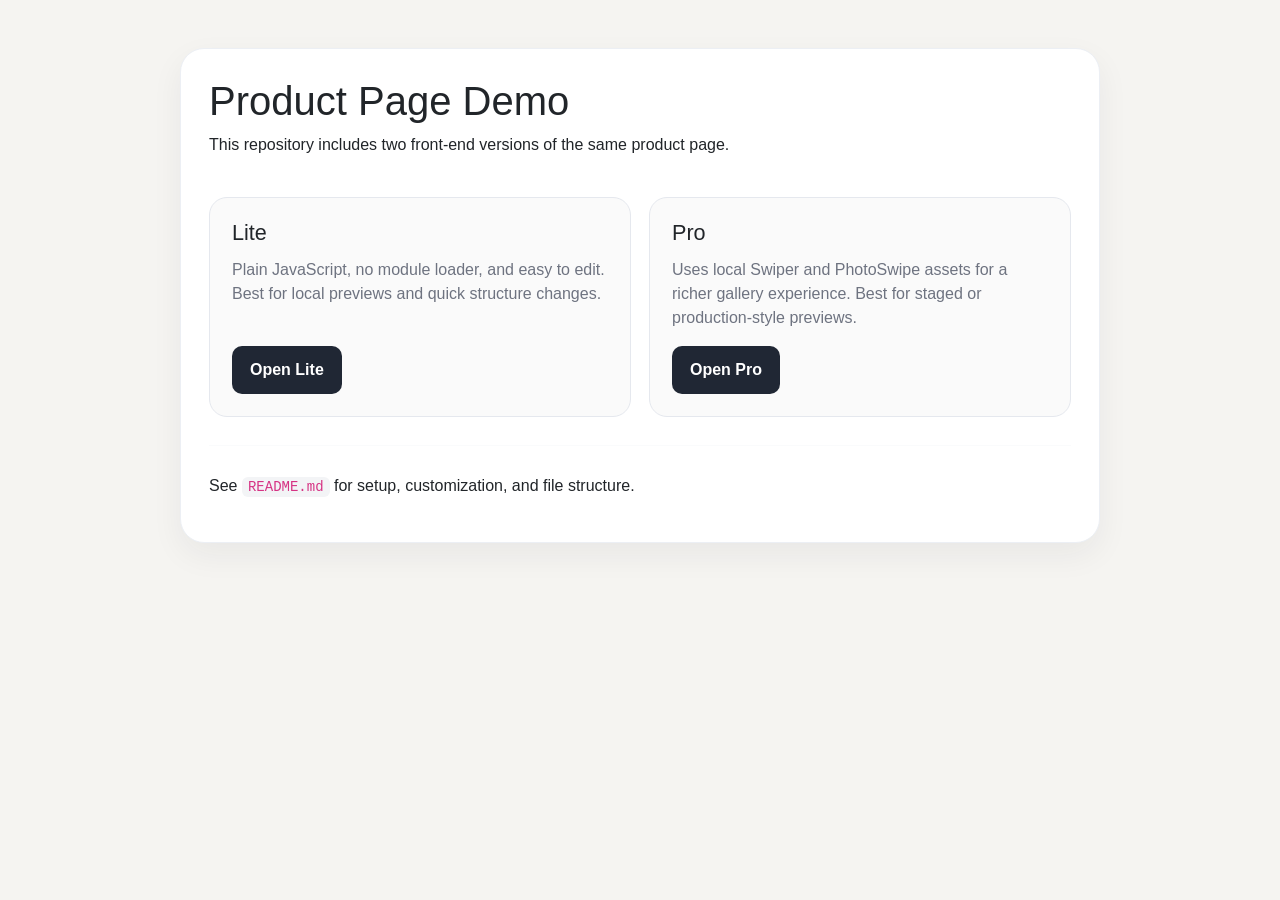
<file: index.html>
<!DOCTYPE html>
<html lang="en">
<head>
  <meta charset="UTF-8" />
  <meta name="viewport" content="width=device-width, initial-scale=1" />
  <title>Product Page Demo</title>
  <link rel="stylesheet" href="./lite/css/bootstrap.min.css" />
  <style>
    body { background:#f5f4f1; font-family:Inter,Arial,sans-serif; color:#2f3440; }
    .wrap { max-width: 960px; margin: 48px auto; padding: 0 20px; }
    .card { background:#fff; border:1px solid #eceff4; border-radius:24px; padding:28px; box-shadow:0 12px 32px rgba(31,41,55,.06); }
    .grid { display:grid; grid-template-columns:repeat(auto-fit,minmax(280px,1fr)); gap:18px; margin-top:24px; }
    .option { border:1px solid #e5e8ee; border-radius:18px; padding:22px; background:#fafafa; }
    .option h2 { font-size:1.35rem; margin:0 0 12px; }
    .option p { color:#6e7380; min-height:72px; }
    .btnx { display:inline-block; padding:12px 18px; border-radius:10px; background:#202734; color:#fff; text-decoration:none; font-weight:700; }
    code { background:#f3f4f6; padding:2px 6px; border-radius:6px; }
  </style>
</head>
<body>
  <div class="wrap">
    <div class="card">
      <h1>Product Page Demo</h1>
      <p>This repository includes two front-end versions of the same product page.</p>
      <div class="grid">
        <section class="option">
          <h2>Lite</h2>
          <p>Plain JavaScript, no module loader, and easy to edit. Best for local previews and quick structure changes.</p>
          <a class="btnx" href="./lite/index.html">Open Lite</a>
        </section>
        <section class="option">
          <h2>Pro</h2>
          <p>Uses local Swiper and PhotoSwipe assets for a richer gallery experience. Best for staged or production-style previews.</p>
          <a class="btnx" href="./pro/index.html">Open Pro</a>
        </section>
      </div>
      <hr style="margin:28px 0; border:none; border-top:1px solid #eceff4;">
      <p>See <code>README.md</code> for setup, customization, and file structure.</p>
    </div>
  </div>
</body>
</html>
</file>
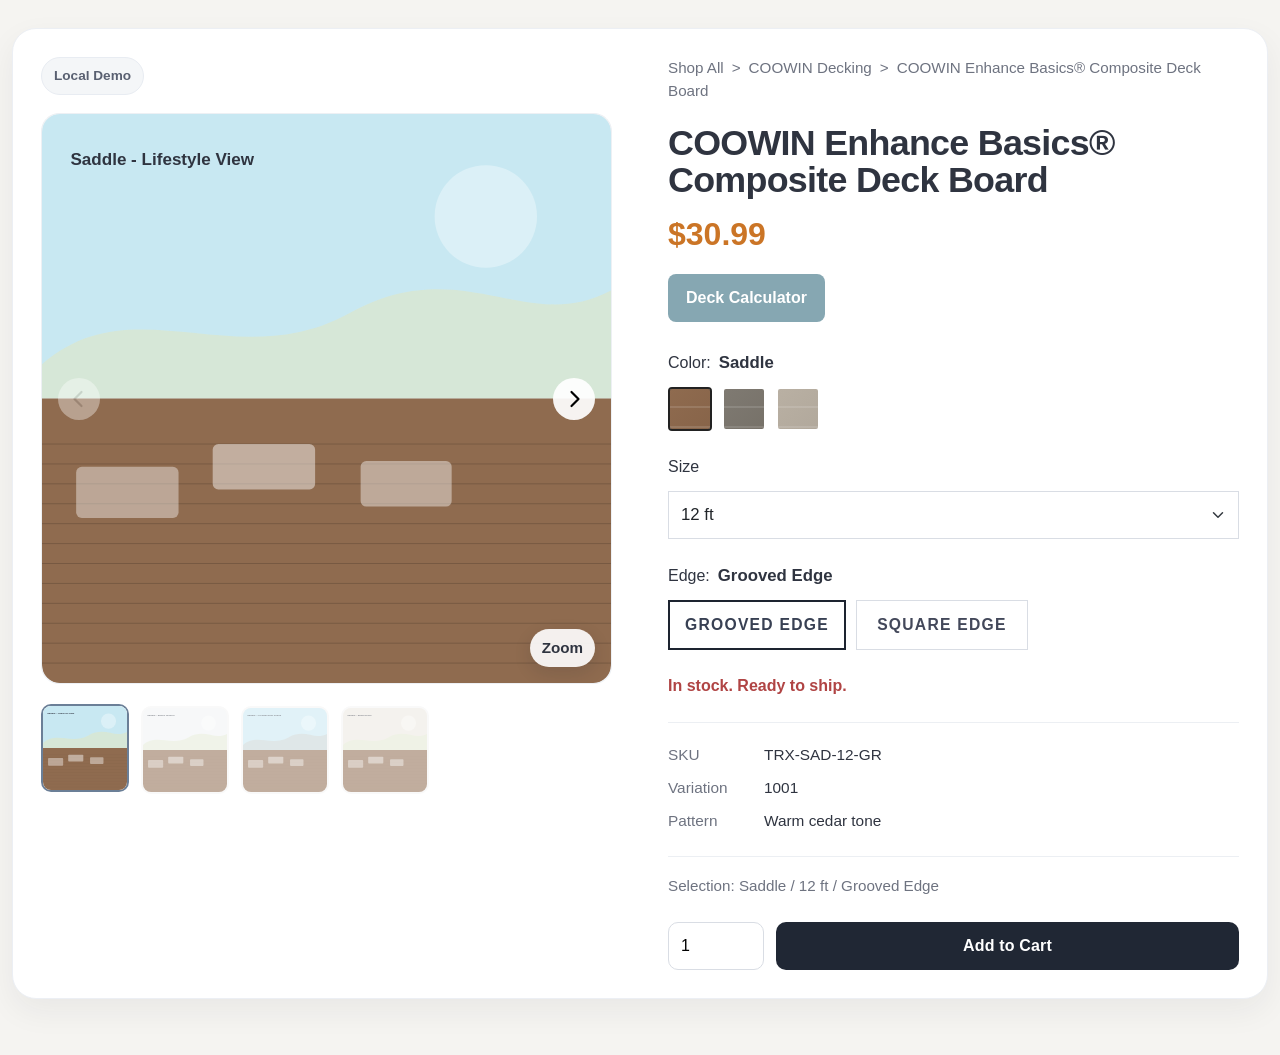
<file: pro/index.html>
<!DOCTYPE html>
<html lang="en">
<head>
<meta charset="UTF-8" />
<meta name="viewport" content="width=device-width, initial-scale=1" />
<title>Product Page Pro</title>
<link rel="stylesheet" href="./css/bootstrap.min.css" />
<link rel="stylesheet" href="./css/swiper-bundle.min.css" />
<link rel="stylesheet" href="./css/photoswipe.css" />
<link rel="stylesheet" href="./css/product-details.css" />
</head>
<body>
  <main class="product-shell">
    <div class="container-xxl">
      <section class="product-card">
        <div class="row g-0 align-items-start">
          <div class="col-lg-6">
            <div class="product-gallery">
              <div class="badge-chip" id="productBadge">Pro Demo</div>

              <div class="gallery-stage gallery-stage--pro">
                <button class="gallery-nav gallery-prev" type="button" id="galleryPrevBtn" aria-label="Previous image">
                  <svg class="gallery-nav-svg" viewBox="0 0 24 24" aria-hidden="true">
                    <path d="M14.5 5l-7 7 7 7" fill="none" stroke="currentColor" stroke-width="2.2" stroke-linecap="round" stroke-linejoin="round"/>
                  </svg>
                </button>
                <div class="swiper productMainSwiper" id="productMainSwiper" aria-label="Main image slider">
                  <div class="swiper-wrapper" id="mainSwiperWrapper"></div>
                </div>
                <button class="gallery-nav gallery-next" type="button" id="galleryNextBtn" aria-label="Next image">
                  <svg class="gallery-nav-svg" viewBox="0 0 24 24" aria-hidden="true">
                    <path d="M9.5 5l7 7-7 7" fill="none" stroke="currentColor" stroke-width="2.2" stroke-linecap="round" stroke-linejoin="round"/>
                  </svg>
                </button>
                <button class="zoom-chip" type="button" id="openLightboxBtn">Zoom</button>
              </div>

              <div class="swiper gallery-thumbs gallery-thumbs--pro" id="productThumbSwiper" aria-label="Thumbnail slider">
                <div class="swiper-wrapper" id="thumbSwiperWrapper"></div>
              </div>

              <p class="gallery-hint" id="galleryHint"></p>
            </div>
          </div>

          <div class="col-lg-6">
            <div class="product-summary">
              <nav class="breadcrumb-nav" id="breadcrumbNav" aria-label="Breadcrumb"></nav>

              <h1 class="product-title" id="productTitle">Product title</h1>
              <div class="product-price" id="productPrice"></div>
              <button class="utility-btn" type="button" id="utilityButton">Deck Calculator</button>

              <section class="attribute-block" aria-labelledby="colorHeading" id="colorBlock">
                <div class="section-label" id="colorHeading">
                  <span>Color:</span>
                  <strong id="currentColorLabel">—</strong>
                </div>
                <div class="swatch-list" id="colorSwatches"></div>
              </section>

              <section class="attribute-block" id="sizeBlock">
                <label class="section-label" for="sizeSelect"><span>Size</span></label>
                <select class="form-select attribute-select" id="sizeSelect"></select>
              </section>

              <section class="attribute-block" aria-labelledby="edgeHeading" id="edgeBlock">
                <div class="section-label" id="edgeHeading">
                  <span>Edge:</span>
                  <strong id="currentEdgeLabel">—</strong>
                </div>
                <div class="button-list" id="edgeButtons"></div>
              </section>

              <div class="stock-state" id="stockState"></div>

              <div class="meta-grid">
                <div class="meta-row"><div class="meta-name">SKU</div><div id="skuValue">—</div></div>
                <div class="meta-row"><div class="meta-name">Variation</div><div id="variationIdValue">—</div></div>
                <div class="meta-row"><div class="meta-name">Pattern</div><div id="patternValue">—</div></div>
              </div>

              <div class="selection-summary" id="selectionSummary">Selection: —</div>

              <div class="cart-bar">
                <input class="qty-input" id="qtyInput" type="number" min="1" value="1" inputmode="numeric" />
                <button class="add-cart-btn" id="addToCartBtn" type="button">Add to Cart</button>
              </div>

              <p class="helper-note" id="helperNote"></p>
            </div>
          </div>
        </div>
      </section>
    </div>
  </main>

  <script src="./js/product-data.js"></script>
  <script src="./js/swiper-bundle.min.js"></script>
  <script src="./js/photoswipe.umd.min.js"></script>
  <script src="./js/photoswipe-lightbox.umd.min.js"></script>
  <script src="./js/product-details.js"></script>
</body>
</html>
</file>
<file: pro/css/photoswipe.css>
/*! PhotoSwipe main CSS by Dmytro Semenov | photoswipe.com */

.pswp {
  --pswp-bg: #000;
  --pswp-placeholder-bg: #222;
  

  --pswp-root-z-index: 100000;
  
  --pswp-preloader-color: rgba(79, 79, 79, 0.4);
  --pswp-preloader-color-secondary: rgba(255, 255, 255, 0.9);
  
  /* defined via js:
  --pswp-transition-duration: 333ms; */
  
  --pswp-icon-color: #fff;
  --pswp-icon-color-secondary: #4f4f4f;
  --pswp-icon-stroke-color: #4f4f4f;
  --pswp-icon-stroke-width: 2px;

  --pswp-error-text-color: var(--pswp-icon-color);
}


/*
	Styles for basic PhotoSwipe (pswp) functionality (sliding area, open/close transitions)
*/

.pswp {
	position: fixed;
	top: 0;
	left: 0;
	width: 100%;
	height: 100%;
	z-index: var(--pswp-root-z-index);
	display: none;
	touch-action: none;
	outline: 0;
	opacity: 0.003;
	contain: layout style size;
	-webkit-tap-highlight-color: rgba(0, 0, 0, 0);
}

/* Prevents focus outline on the root element,
  (it may be focused initially) */
.pswp:focus {
  outline: 0;
}

.pswp * {
  box-sizing: border-box;
}

.pswp img {
  max-width: none;
}

.pswp--open {
	display: block;
}

.pswp,
.pswp__bg {
	transform: translateZ(0);
	will-change: opacity;
}

.pswp__bg {
  opacity: 0.005;
	background: var(--pswp-bg);
}

.pswp,
.pswp__scroll-wrap {
	overflow: hidden;
}

.pswp__scroll-wrap,
.pswp__bg,
.pswp__container,
.pswp__item,
.pswp__content,
.pswp__img,
.pswp__zoom-wrap {
	position: absolute;
	top: 0;
	left: 0;
	width: 100%;
	height: 100%;
}

.pswp__img,
.pswp__zoom-wrap {
	width: auto;
	height: auto;
}

.pswp--click-to-zoom.pswp--zoom-allowed .pswp__img {
	cursor: -webkit-zoom-in;
	cursor: -moz-zoom-in;
	cursor: zoom-in;
}

.pswp--click-to-zoom.pswp--zoomed-in .pswp__img {
	cursor: move;
	cursor: -webkit-grab;
	cursor: -moz-grab;
	cursor: grab;
}

.pswp--click-to-zoom.pswp--zoomed-in .pswp__img:active {
  cursor: -webkit-grabbing;
  cursor: -moz-grabbing;
  cursor: grabbing;
}

/* :active to override grabbing cursor */
.pswp--no-mouse-drag.pswp--zoomed-in .pswp__img,
.pswp--no-mouse-drag.pswp--zoomed-in .pswp__img:active,
.pswp__img {
	cursor: -webkit-zoom-out;
	cursor: -moz-zoom-out;
	cursor: zoom-out;
}


/* Prevent selection and tap highlights */
.pswp__container,
.pswp__img,
.pswp__button,
.pswp__counter {
	-webkit-user-select: none;
	-moz-user-select: none;
	-ms-user-select: none;
	user-select: none;
}

.pswp__item {
	/* z-index for fade transition */
	z-index: 1;
	overflow: hidden;
}

.pswp__hidden {
	display: none !important;
}

/* Allow to click through pswp__content element, but not its children */
.pswp__content {
  pointer-events: none;
}
.pswp__content > * {
  pointer-events: auto;
}


/*

  PhotoSwipe UI

*/

/*
	Error message appears when image is not loaded
	(JS option errorMsg controls markup)
*/
.pswp__error-msg-container {
  display: grid;
}
.pswp__error-msg {
	margin: auto;
	font-size: 1em;
	line-height: 1;
	color: var(--pswp-error-text-color);
}

/*
class pswp__hide-on-close is applied to elements that
should hide (for example fade out) when PhotoSwipe is closed
and show (for example fade in) when PhotoSwipe is opened
 */
.pswp .pswp__hide-on-close {
	opacity: 0.005;
	will-change: opacity;
	transition: opacity var(--pswp-transition-duration) cubic-bezier(0.4, 0, 0.22, 1);
	z-index: 10; /* always overlap slide content */
	pointer-events: none; /* hidden elements should not be clickable */
}

/* class pswp--ui-visible is added when opening or closing transition starts */
.pswp--ui-visible .pswp__hide-on-close {
	opacity: 1;
	pointer-events: auto;
}

/* <button> styles, including css reset */
.pswp__button {
	position: relative;
	display: block;
	width: 50px;
	height: 60px;
	padding: 0;
	margin: 0;
	overflow: hidden;
	cursor: pointer;
	background: none;
	border: 0;
	box-shadow: none;
	opacity: 0.85;
	-webkit-appearance: none;
	-webkit-touch-callout: none;
}

.pswp__button:hover,
.pswp__button:active,
.pswp__button:focus {
  transition: none;
  padding: 0;
  background: none;
  border: 0;
  box-shadow: none;
  opacity: 1;
}

.pswp__button:disabled {
  opacity: 0.3;
  cursor: auto;
}

.pswp__icn {
  fill: var(--pswp-icon-color);
  color: var(--pswp-icon-color-secondary);
}

.pswp__icn {
  position: absolute;
  top: 14px;
  left: 9px;
  width: 32px;
  height: 32px;
  overflow: hidden;
  pointer-events: none;
}

.pswp__icn-shadow {
  stroke: var(--pswp-icon-stroke-color);
  stroke-width: var(--pswp-icon-stroke-width);
  fill: none;
}

.pswp__icn:focus {
	outline: 0;
}

/*
	div element that matches size of large image,
	large image loads on top of it,
	used when msrc is not provided
*/
div.pswp__img--placeholder,
.pswp__img--with-bg {
	background: var(--pswp-placeholder-bg);
}

.pswp__top-bar {
	position: absolute;
	left: 0;
	top: 0;
	width: 100%;
	height: 60px;
	display: flex;
  flex-direction: row;
  justify-content: flex-end;
	z-index: 10;

	/* allow events to pass through top bar itself */
	pointer-events: none !important;
}
.pswp__top-bar > * {
  pointer-events: auto;
  /* this makes transition significantly more smooth,
     even though inner elements are not animated */
  will-change: opacity;
}


/*

  Close button

*/
.pswp__button--close {
  margin-right: 6px;
}


/*

  Arrow buttons

*/
.pswp__button--arrow {
  position: absolute;
  top: 0;
  width: 75px;
  height: 100px;
  top: 50%;
  margin-top: -50px;
}

.pswp__button--arrow:disabled {
  display: none;
  cursor: default;
}

.pswp__button--arrow .pswp__icn {
  top: 50%;
  margin-top: -30px;
  width: 60px;
  height: 60px;
  background: none;
  border-radius: 0;
}

.pswp--one-slide .pswp__button--arrow {
  display: none;
}

/* hide arrows on touch screens */
.pswp--touch .pswp__button--arrow {
  visibility: hidden;
}

/* show arrows only after mouse was used */
.pswp--has_mouse .pswp__button--arrow {
  visibility: visible;
}

.pswp__button--arrow--prev {
  right: auto;
  left: 0px;
}

.pswp__button--arrow--next {
  right: 0px;
}
.pswp__button--arrow--next .pswp__icn {
  left: auto;
  right: 14px;
  /* flip horizontally */
  transform: scale(-1, 1);
}

/*

  Zoom button

*/
.pswp__button--zoom {
  display: none;
}

.pswp--zoom-allowed .pswp__button--zoom {
  display: block;
}

/* "+" => "-" */
.pswp--zoomed-in .pswp__zoom-icn-bar-v {
  display: none;
}


/*

  Loading indicator

*/
.pswp__preloader {
  position: relative;
  overflow: hidden;
  width: 50px;
  height: 60px;
  margin-right: auto;
}

.pswp__preloader .pswp__icn {
  opacity: 0;
  transition: opacity 0.2s linear;
  animation: pswp-clockwise 600ms linear infinite;
}

.pswp__preloader--active .pswp__icn {
  opacity: 0.85;
}

@keyframes pswp-clockwise {
  0% { transform: rotate(0deg); }
  100% { transform: rotate(360deg); }
}


/*

  "1 of 10" counter

*/
.pswp__counter {
  height: 30px;
  margin-top: 15px;
  margin-inline-start: 20px;
  font-size: 14px;
  line-height: 30px;
  color: var(--pswp-icon-color);
  text-shadow: 1px 1px 3px var(--pswp-icon-color-secondary);
  opacity: 0.85;
}

.pswp--one-slide .pswp__counter {
  display: none;
}
</file>
<file: pro/css/product-details.css>
/* =========================
   基础变量：统一控制颜色、尺寸与间距
   ========================= */
:root {
  --brand-text: #2f3440;
  --brand-muted: #6e7380;
  --brand-border: #d9dde4;
  --brand-accent: #86a7b2;
  --brand-accent-dark: #668692;
  --brand-danger: #b04444;
  --swatch-size: 44px;
  --thumb-size: 88px;
}

/* 页面基础样式 */
body {
  background: #f5f4f1;
  color: var(--brand-text);
  font-family: Inter, -apple-system, BlinkMacSystemFont, "Segoe UI", sans-serif;
}

code {
  color: inherit;
  background: rgba(0, 0, 0, 0.05);
  padding: 0.1rem 0.35rem;
  border-radius: 0.35rem;
}

/* 详情页整体外层间距 */
.product-shell {
  padding-block: 28px 56px;
}

/* 商品卡片：控制圆角、阴影与整体裁切 */
.product-card {
  background: #fff;
  border: 1px solid #eceff4;
  border-radius: 24px;
  box-shadow: 0 12px 32px rgba(31, 41, 55, 0.06);
  overflow: hidden;
}

.product-gallery,
.product-summary {
  padding: 28px;
}

.breadcrumb-nav {
  font-size: 0.95rem;
  color: var(--brand-muted);
  margin-bottom: 22px;
}

.breadcrumb-nav a {
  color: inherit;
  text-decoration: none;
}

.product-title {
  font-size: clamp(2rem, 2.8vw, 3rem);
  line-height: 1.05;
  letter-spacing: -0.02em;
  font-weight: 700;
  margin-bottom: 18px;
}

.product-price {
  font-size: 2rem;
  line-height: 1;
  color: #cb7526;
  font-weight: 700;
  margin-bottom: 24px;
}

.utility-btn {
  min-height: 48px;
  border-radius: 8px;
  border: 0;
  background: var(--brand-accent);
  color: #fff;
  font-weight: 600;
  padding-inline: 18px;
  margin-bottom: 28px;
  transition: background-color 0.2s ease;
}

.utility-btn:hover {
  background: var(--brand-accent-dark);
}

.badge-chip {
  display: inline-flex;
  align-items: center;
  gap: 8px;
  font-size: 0.85rem;
  font-weight: 600;
  color: #596071;
  background: #f4f6f8;
  border: 1px solid #e8ecf2;
  padding: 8px 12px;
  border-radius: 999px;
  margin-bottom: 18px;
}

/* 主图区域：作为主视觉展示窗口 */
.gallery-stage {
  position: relative;
  aspect-ratio: 1 / 1;
  border-radius: 18px;
  overflow: hidden;
  background: #f2f3f4;
  border: 1px solid #edf0f4;
}

.gallery-main-link {
  width: 100%;
  height: 100%;
  border: 0;
  padding: 0;
  display: block;
  background: transparent;
  cursor: zoom-in;
}

.gallery-stage img,
.gallery-thumbs img {
  width: 100%;
  height: 100%;
  object-fit: cover;
  display: block;
}

/* 主图左右箭头 */
.gallery-nav {
  position: absolute;
  top: 50%;
  transform: translateY(-50%);
  z-index: 6;
  width: 42px;
  height: 42px;
  padding:0;
  border: 0;
  border-radius: 999px;
  background: rgba(255, 255, 255, 0.92);
  display: flex;
  justify-content: center;
  align-items: center;
  box-sizing: border-box;
}

.gallery-nav-svg {
  width: 24px;
  height: 24px;
  display: block;
  flex: 0 0 auto;
}

.gallery-prev {
  left: 16px;
}

.gallery-next {
  right: 16px;
}

.gallery-nav:hover:not(:disabled) {
  transform: translateY(-50%) scale(1.04);
}

.gallery-nav:disabled,
.gallery-nav.swiper-button-disabled {
  opacity: 0.4;
  cursor: not-allowed;
}

.gallery-nav:focus-visible,
.zoom-chip:focus-visible,
.swatch-item:focus-visible,
.button-choice:focus-visible {
  outline: 2px solid #4b6b88;
  outline-offset: 2px;
}

/* Pro 版缩略图由 Swiper 生成，需要单独控制尺寸与激活态 */
.gallery-thumbs--pro .swiper-wrapper {
  align-items: flex-start;
}

.gallery-thumbs--pro .swiper-slide {
  width: var(--thumb-size);
  height: var(--thumb-size);
  flex: 0 0 var(--thumb-size);
  border-radius: 10px;
  overflow: hidden;
  border: 2px solid transparent;
  background: #f4f4f4;
  opacity: 0.58;
  cursor: pointer;
  box-sizing: border-box;
  transition: border-color 0.2s ease, opacity 0.2s ease, transform 0.2s ease;
}

.gallery-thumbs--pro .swiper-slide-thumb-active {
  border-color: #6b7f97;
  opacity: 1;
  transform: translateY(-2px);
}

.helper-note:empty,
.gallery-hint:empty,
.breadcrumb-nav:empty,
.badge-chip:empty {
  display: none;
}

.zoom-chip {
  position: absolute;
  right: 16px;
  bottom: 16px;
  z-index: 5;
  border: 0;
  border-radius: 999px;
  padding: 8px 12px;
  background: rgba(255, 255, 255, 0.9);
  box-shadow: 0 6px 18px rgba(17, 24, 39, 0.12);
  font-size: 0.95rem;
  font-weight: 600;
  color: var(--brand-text);
}

/* 缩略图区域：增加顶部留白，避免激活态上移时被裁切 */
.gallery-thumbs {
  margin-top: 18px;
  display: flex;
  gap: 12px;
  flex-wrap: wrap;
  padding-top: 4px;
  overflow: visible;
}

.thumb-item {
  width: var(--thumb-size);
  height: var(--thumb-size);
  border-radius: 10px;
  overflow: hidden;
  border: 2px solid transparent;
  background: #f4f4f4;
  opacity: 0.6;
  cursor: pointer;
  transition: border-color 0.2s ease, opacity 0.2s ease, transform 0.2s ease;
  padding: 0;
}

.thumb-item.is-active {
  border-color: #6b7f97;
  opacity: 1;
  transform: translateY(-2px);
}

.gallery-hint {
  color: var(--brand-muted);
  font-size: 0.9rem;
  margin-top: 10px;
}

.attribute-block {
  margin-bottom: 24px;
}

.section-label {
  display: flex;
  align-items: baseline;
  gap: 8px;
  font-size: 1rem;
  margin-bottom: 12px;
}

.section-label strong {
  font-size: 1.05rem;
  font-weight: 700;
}

.swatch-list,
.button-list {
  display: flex;
  flex-wrap: wrap;
  gap: 10px;
}

/* 色卡按钮 */
.swatch-item {
  width: var(--swatch-size);
  height: var(--swatch-size);
  border-radius: 4px;
  border: 2px solid transparent;
  background: transparent;
  padding: 0;
  overflow: hidden;
  position: relative;
  transition: border-color 0.2s ease, transform 0.2s ease, opacity 0.2s ease;
}

.swatch-item:hover:not(:disabled),
.button-choice:hover:not(:disabled) {
  transform: translateY(-1px);
}

.swatch-item.is-active {
  border-color: #222;
  box-shadow: 0 0 0 1px #222 inset;
}

.swatch-item.is-disabled {
  opacity: 0.38;
}

.swatch-item.is-disabled::after {
  content: "";
  position: absolute;
  inset: 50% 8px auto 8px;
  height: 1px;
  background: rgba(0, 0, 0, 0.6);
  transform: rotate(-18deg);
  transform-origin: center;
}

.form-select.attribute-select {
  min-height: 48px;
  border-radius: 0;
  border-color: var(--brand-border);
  box-shadow: none;
  font-size: 1.05rem;
}

.button-choice {
  min-width: 172px;
  min-height: 48px;
  border: 1px solid var(--brand-border);
  background: #fff;
  border-radius: 0;
  font-size: 0.98rem;
  font-weight: 700;
  letter-spacing: 0.08em;
  color: #43485a;
  padding: 12px 16px;
  text-transform: uppercase;
  transition: all 0.2s ease;
}

.button-choice.is-active {
  background: #fff;
  border-color: #1d2430;
  box-shadow: 0 0 0 1px #1d2430 inset;
  color: #384053;
}

.button-choice.is-disabled {
  color: #9aa1ad;
  text-decoration: line-through;
  background: #fafafb;
}

/* 商品补充信息区，如 SKU、Variation、Pattern */
.meta-grid {
  display: grid;
  gap: 10px;
  margin-block: 24px;
  padding-top: 20px;
  border-top: 1px solid #eceff3;
}

.meta-row {
  display: flex;
  gap: 8px;
  align-items: start;
  font-size: 0.96rem;
}

.meta-row .meta-name {
  min-width: 88px;
  color: var(--brand-muted);
}

.stock-state {
  margin-top: 14px;
  color: var(--brand-danger);
  font-weight: 700;
  min-height: 24px;
}

.selection-summary {
  border-top: 1px solid #eceff3;
  margin-top: 18px;
  padding-top: 18px;
  color: var(--brand-muted);
  font-size: 0.95rem;
}

/* 数量与购买操作区 */
.cart-bar {
  display: flex;
  flex-wrap: wrap;
  gap: 12px;
  margin-top: 24px;
}

.qty-input {
  width: 96px;
  min-height: 48px;
  border: 1px solid var(--brand-border);
  border-radius: 10px;
  padding-inline: 12px;
  box-shadow: none;
}

.add-cart-btn {
  flex: 1 1 220px;
  min-height: 48px;
  border: 0;
  border-radius: 10px;
  background: #202734;
  color: #fff;
  font-weight: 700;
  letter-spacing: 0.01em;
  transition: opacity 0.2s ease, transform 0.2s ease;
}

.add-cart-btn:disabled {
  opacity: 0.45;
  cursor: not-allowed;
}

.helper-note {
  font-size: 0.9rem;
  color: var(--brand-muted);
  margin-top: 10px;
}

.simple-lightbox {
  position: fixed;
  inset: 0;
  z-index: 9999;
  display: grid;
  grid-template-columns: 88px minmax(0, 1fr) 88px;
  align-items: center;
  background: rgba(15, 23, 33, 0.9);
  padding: 24px;
}

.simple-lightbox[hidden] {
  display: none;
}

.lightbox-open {
  overflow: hidden;
}

.lightbox-stage {
  display: flex;
  flex-direction: column;
  align-items: center;
  gap: 14px;
  min-width: 0;
}

.lightbox-stage img {
  max-width: min(92vw, 1200px);
  max-height: 82vh;
  width: auto;
  height: auto;
  object-fit: contain;
  box-shadow: 0 18px 42px rgba(0, 0, 0, 0.28);
  background: #fff;
}

.lightbox-caption {
  color: #f8fafc;
  text-align: center;
  font-size: 0.95rem;
}

.lightbox-close,
.lightbox-nav {
  border: 0;
  border-radius: 999px;
  background: rgba(255, 255, 255, 0.12);
  color: #fff;
}

.lightbox-close {
  position: absolute;
  top: 20px;
  right: 20px;
  width: 46px;
  height: 46px;
  font-size: 34px;
  line-height: 1;
}

.lightbox-nav {
  width: 54px;
  height: 54px;
  font-size: 34px;
  line-height: 1;
  justify-self: center;
}

/* 响应式：移动端收紧左右内边距并让按钮更易点击 */
@media (max-width: 991.98px) {
  .product-gallery,
  .product-summary {
    padding: 20px;
  }

  .button-choice {
    min-width: 0;
    flex: 1 1 100%;
  }

  .gallery-nav {
    width: 38px;
    height: 38px;
    font-size: 24px;
  }

  .zoom-chip {
    padding: 7px 11px;
    font-size: 0.9rem;
  }
}

@media (max-width: 767.98px) {
  .gallery-nav {
    width: 38px;
    height: 38px;
    font-size: 24px;
  }

  .simple-lightbox {
    grid-template-columns: 60px minmax(0, 1fr) 60px;
    padding: 16px;
  }

  .lightbox-nav {
    width: 42px;
    height: 42px;
    font-size: 28px;
  }
}


.gallery-stage--pro {
  padding: 0;
}

.productMainSwiper {
  border-radius: 18px;
  overflow: hidden;
}

.productMainSwiper .swiper-slide {
  aspect-ratio: 1 / 1;
  background: #f3f4f4;
}

.productMainSwiper .swiper-slide a,
.productMainSwiper .swiper-slide img {
  width: 100%;
  height: 100%;
  display: block;
}

.productMainSwiper .swiper-slide img {
  object-fit: cover;
}

.gallery-thumbs--pro {
  margin-top: 18px;
}

.gallery-thumbs--pro .swiper-slide {
  width: 88px;
  height: 88px;
  border-radius: 10px;
  overflow: hidden;
  border: 2px solid transparent;
  background: #f4f4f4;
  opacity: 0.55;
  cursor: pointer;
}

.gallery-thumbs--pro .swiper-slide-thumb-active {
  border-color: #6b7f97;
  opacity: 1;
}

.gallery-thumbs--pro img {
  width: 100%;
  height: 100%;
  object-fit: cover;
  display: block;
}

.gallery-stage--pro {
  padding: 0;
}

.productMainSwiper {
  border-radius: 18px;
  overflow: hidden;
}

.productMainSwiper .swiper-slide {
  aspect-ratio: 1 / 1;
  background: #f3f4f4;
}

.productMainSwiper .swiper-slide a,
.productMainSwiper .swiper-slide img {
  width: 100%;
  height: 100%;
  display: block;
}

.productMainSwiper .swiper-slide img {
  object-fit: cover;
}

.gallery-thumbs--pro {
  margin-top: 18px;
}

.gallery-thumbs--pro .swiper-slide {
  width: 88px;
  height: 88px;
  border-radius: 10px;
  overflow: hidden;
  border: 2px solid transparent;
  background: #f4f4f4;
  opacity: 0.55;
  cursor: pointer;
  transition: border-color 0.2s ease, opacity 0.2s ease, transform 0.2s ease;
}

.gallery-thumbs--pro .swiper-slide-thumb-active {
  border-color: #6b7f97;
  opacity: 1;
  transform: translateY(-2px);
}

.gallery-thumbs--pro img {
  width: 100%;
  height: 100%;
  object-fit: cover;
  display: block;
}

.gallery-stage--pro {
  padding: 0;
}

.productMainSwiper {
  border-radius: 18px;
  overflow: hidden;
}

.productMainSwiper .swiper-slide {
  aspect-ratio: 1 / 1;
  background: #f3f4f4;
}

.productMainSwiper .swiper-slide a,
.productMainSwiper .swiper-slide img {
  width: 100%;
  height: 100%;
  display: block;
}

.productMainSwiper .swiper-slide img {
  object-fit: cover;
}

.gallery-thumbs--pro {
  margin-top: 18px;
}

.gallery-thumbs--pro .swiper-slide {
  width: 88px;
  height: 88px;
  border-radius: 10px;
  overflow: hidden;
  border: 2px solid transparent;
  background: #f4f4f4;
  opacity: 0.55;
  cursor: pointer;
  transition: border-color 0.2s ease, opacity 0.2s ease, transform 0.2s ease;
}

.gallery-thumbs--pro .swiper-slide-thumb-active {
  border-color: #6b7f97;
  opacity: 1;
  transform: translateY(-2px);
}

.gallery-thumbs--pro img {
  width: 100%;
  height: 100%;
  object-fit: cover;
  display: block;
}


.gallery-hint:empty,
.helper-note:empty {
  display: none;
}
</file>
